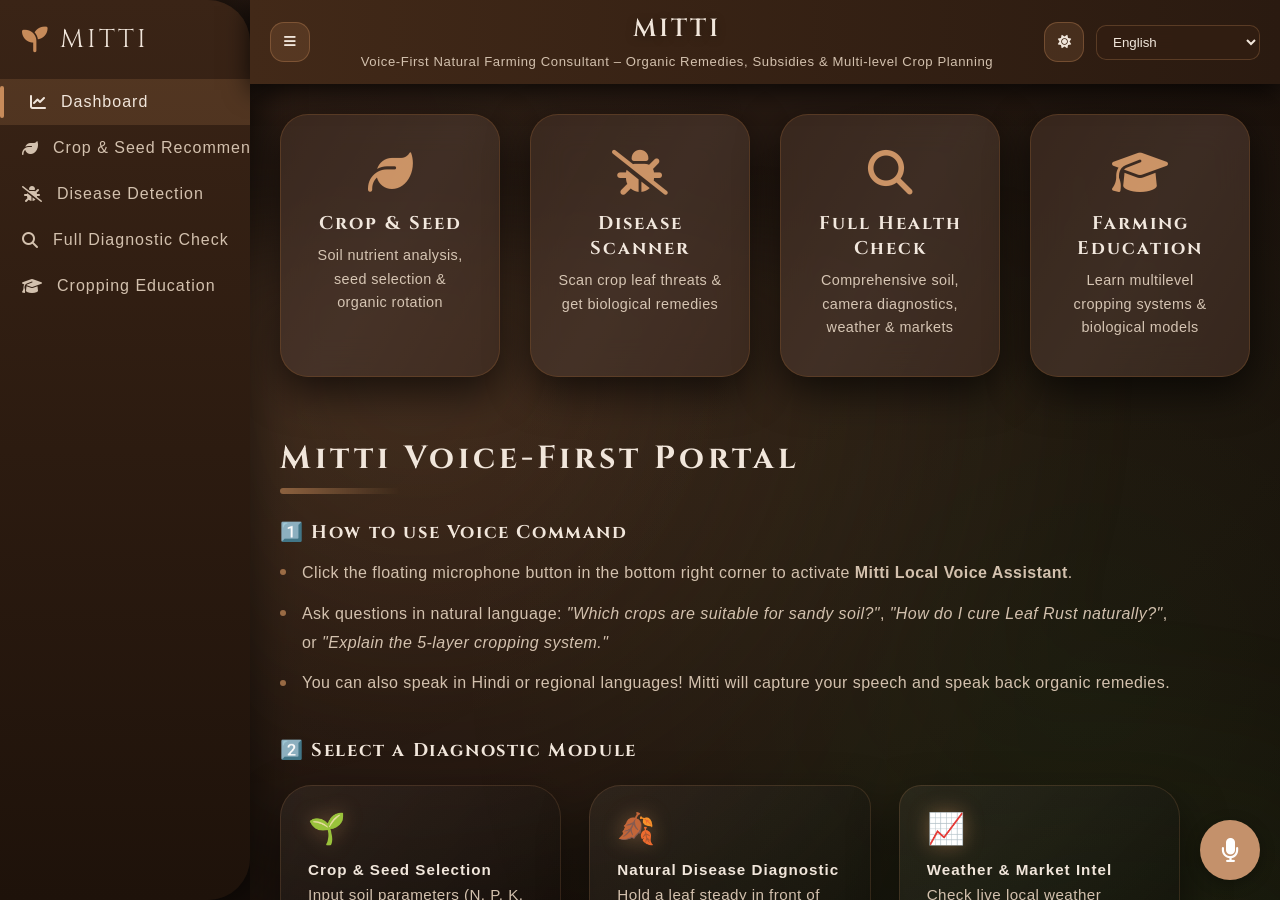
<file: index.html>
<!DOCTYPE html>
<html lang="en">

<head>
    <meta charset="UTF-8">
    <meta name="viewport" content="width=device-width, initial-scale=1.0">
    <title>MITTI – Natural Farming Consultant</title>
    <link href="https://fonts.googleapis.com/css2?family=Cinzel:wght@500;600;700&family=Inter:wght@400;500;600&display=swap" rel="stylesheet">
    <link rel="stylesheet" href="css/styles.css">
    <link rel="stylesheet" href="https://cdnjs.cloudflare.com/ajax/libs/font-awesome/6.4.0/css/all.min.css">
</head>

<body class="dark">

    <div class="app">

        <aside id="sidebar" class="sidebar">
            <div class="logo">
                <i class="fa-solid fa-seedling"></i>
                <span class="logo-text">MITTI</span>
            </div>

            <nav class="menu">
                <a href="index.html" class="menu-item active">
                    <i class="fa-solid fa-chart-line"></i>
                    <span>Dashboard</span>
                </a>
                <a href="crop_recommend.html" class="menu-item">
                    <i class="fa-solid fa-leaf"></i>
                    <span>Crop & Seed Recommend</span>
                </a>
                <a href="detect_disease.html" class="menu-item">
                    <i class="fa-solid fa-bug-slash"></i>
                    <span>Disease Detection</span>
                </a>
                <a href="full_check.html" class="menu-item">
                    <i class="fa-solid fa-magnifying-glass"></i>
                    <span>Full Diagnostic Check</span>
                </a>
                <a href="education.html" class="menu-item">
                    <i class="fa-solid fa-graduation-cap"></i>
                    <span>Cropping Education</span>
                </a>
            </nav>
        </aside>

        <div class="main">

            <header class="topbar">
                <div class="topbar-left">
                    <button class="menu-btn" onclick="toggleSidebar()">
                        <i class="fa-solid fa-bars"></i>
                    </button>
                </div>

                <div class="topbar-center">
                    <h1>MITTI</h1>
                    <span>Voice-First Natural Farming Consultant – Organic Remedies, Subsidies & Multi-level Crop Planning</span>
                </div>

                <div class="topbar-right">
                    <button class="icon-btn theme-toggle" onclick="toggleTheme()">
                        <i class="fa-solid fa-sun"></i>
                    </button>
                    
                    <select id="languageSelect" class="lang-select" onchange="changeLanguage()">
                        <option value="en">English</option>
                        <option value="hi">हिंदी (Hindi)</option>
                        <option value="te">తెలుగు (Telugu)</option>
                        <option value="ta">தமிழ் (Tamil)</option>
                        <option value="kn">ಕನ್ನಡ (Kannada)</option>
                    </select>
                </div>
            </header>

            <section class="content">
                <div class="dashboard-grid">

                    <a class="glass-card" href="crop_recommend.html">
                        <i class="fa-solid fa-leaf"></i>
                        <h3>Crop & Seed</h3>
                        <p>Soil nutrient analysis, seed selection & organic rotation</p>
                    </a>

                    <a class="glass-card" href="detect_disease.html">
                        <i class="fa-solid fa-bug-slash"></i>
                        <h3>Disease Scanner</h3>
                        <p>Scan crop leaf threats & get biological remedies</p>
                    </a>

                    <a class="glass-card" href="full_check.html">
                        <i class="fa-solid fa-magnifying-glass"></i>
                        <h3>Full Health Check</h3>
                        <p>Comprehensive soil, camera diagnostics, weather & markets</p>
                    </a>

                    <a class="glass-card" href="education.html">
                        <i class="fa-solid fa-graduation-cap"></i>
                        <h3>Farming Education</h3>
                        <p>Learn multilevel cropping systems & biological models</p>
                    </a>

                </div>

                <div class="getting-started">

                    <h2>Mitti Voice-First Portal</h2>

                    <div class="gs-section">
                        <h3>1️⃣ How to use Voice Command</h3>
                        <ul>
                            <li>Click the floating microphone button in the bottom right corner to activate <strong>Mitti Local Voice Assistant</strong>.</li>
                            <li>Ask questions in natural language: <em>"Which crops are suitable for sandy soil?"</em>, <em>"How do I cure Leaf Rust naturally?"</em>, or <em>"Explain the 5-layer cropping system."</em></li>
                            <li>You can also speak in Hindi or regional languages! Mitti will capture your speech and speak back organic remedies.</li>
                        </ul>
                    </div>

                    <div class="gs-section">
                        <h3>2️⃣ Select a Diagnostic Module</h3>
                        <div class="mode-list">
                            <div class="mode-item">
                                <span>🌱</span>
                                <p>
                                    <strong>Crop & Seed Selection</strong><br>
                                    Input soil parameters (N, P, K, pH) to find the most suitable primary crops and their multilevel companion plants.
                                </p>
                            </div>

                            <div class="mode-item">
                                <span>🍂</span>
                                <p>
                                    <strong>Natural Disease Diagnostic</strong><br>
                                    Hold a leaf steady in front of the camera. The scanner identifies mildew, blight, or spot and gives organic spray recipes.
                                </p>
                            </div>

                            <div class="mode-item">
                                <span>📈</span>
                                <p>
                                    <strong>Weather & Market Intel</strong><br>
                                    Check live local weather predictions, current organic market prices, and government finance subsidies for natural transition.
                                </p>
                            </div>

                            <div class="mode-item">
                                <span>📚</span>
                                <p>
                                    <strong>5-Layer Cropping Strategy</strong><br>
                                    Learn to arrange canopy trees, medium shrubs, ground cover, and root crops together to maximize yield and soil health naturally.
                                </p>
                            </div>
                        </div>
                    </div>

                    <div class="gs-note">
                        <strong>💡 Organic Advice:</strong> Transitioning from chemical farming requires building soil humus. Use mulch, cover crops, and organic bio-formulations like Jeevamrutha or neem-cake to fertilize the rhizosphere.
                    </div>

                </div>

            </section>

        </div>
    </div>

    <div class="mitti-chat-widget">
        <button class="chat-button" onclick="toggleChatWindow()" title="Talk to Mitti Assistant">
            <i class="fa-solid fa-microphone"></i>
        </button>
        <div class="chat-window" id="chatWindow">
            <div class="chat-header">
                <h4><span class="voice-status-indicator" id="voiceIndicator"></span>Mitti Voice Consultant</h4>
                <div style="display: flex; gap: 8px; align-items: center;">
                    <button class="icon-btn-chat" onclick="toggleSettingsWindow()" title="Gemini Settings"><i class="fa-solid fa-gear"></i></button>
                    <button class="close-btn" onclick="toggleChatWindow()"><i class="fa-solid fa-xmark"></i></button>
                </div>
            </div>
            <div class="chat-settings" id="chatSettings" style="display: none;">
                <h5>Gemini AI Settings</h5>
                <p>To enable the AI advisor, paste your free Gemini API Key. <a href="https://aistudio.google.com/" target="_blank" style="color: #c4916b; text-decoration: underline;">Get a free key here</a>.</p>
                <div style="display: flex; gap: 8px; margin-top: 4px;">
                    <input type="password" id="apiKeyInput" placeholder="Paste API Key..." style="flex: 1;">
                    <button onclick="saveApiKey()" style="padding: 6px 12px;">Save</button>
                </div>
            </div>
            <div class="chat-messages" id="chatMessages">
                <div class="message model">
                    Namaste! I am Mitti, your Natural Farming Advisor. Ask me anything about organic pest remedies, companion planting, weather, market prices, or subsidies. 
                    <br><br>
                    Click the mic below and try asking: 
                    <em>"What is PKVY subsidy?"</em> or 
                    <em>"Organic remedy for Leaf Spot"</em>.
                </div>
            </div>
            <div class="chat-input-area">
                <input type="text" id="chatInput" placeholder="Type or click the microphone to speak..." onkeydown="handleChatInput(event)">
                <button id="micBtn" onclick="toggleVoiceListening()" title="Start Voice Input">
                    <i class="fa-solid fa-microphone"></i>
                </button>
                <button onclick="sendChatMessage()" title="Send text"><i class="fa-solid fa-paper-plane"></i></button>
            </div>
        </div>
    </div>

    <script src="js/dashboard.js"></script>
</body>

</html>
</file>
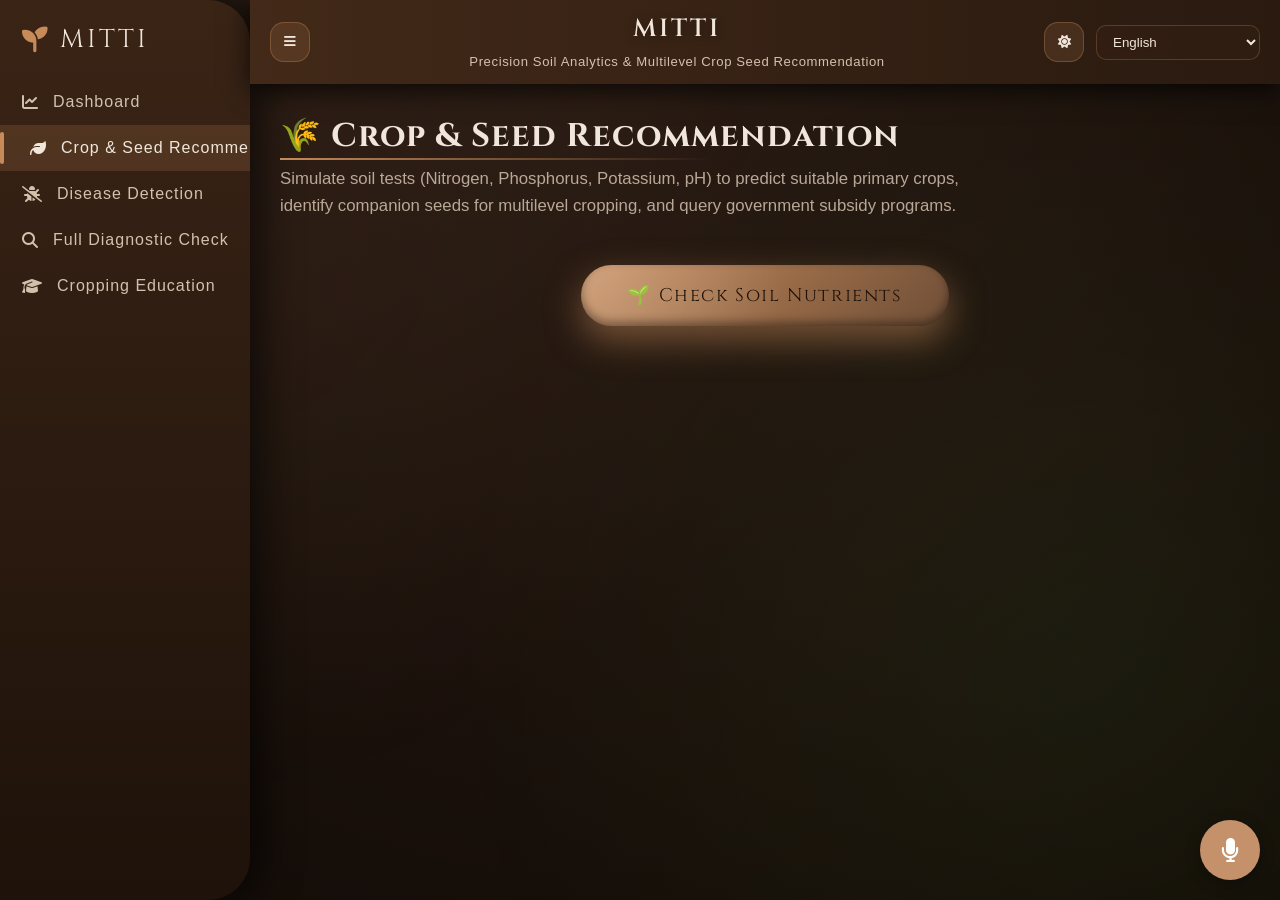
<file: crop_recommend.html>
<!DOCTYPE html>
<html lang="en">

<head>
    <meta charset="UTF-8">
    <meta name="viewport" content="width=device-width, initial-scale=1.0">
    <title>MITTI – Crop & Seed Selection</title>
    <link href="https://fonts.googleapis.com/css2?family=Cinzel:wght@500;600;700&family=Inter:wght@400;500;600&display=swap" rel="stylesheet">
    <link rel="stylesheet" href="css/styles.css">
    <link rel="stylesheet" href="css/recommend.css">
    <link rel="stylesheet" href="https://cdnjs.cloudflare.com/ajax/libs/font-awesome/6.4.0/css/all.min.css">
</head>

<body class="dark">

    <div class="app">

        <aside id="sidebar" class="sidebar">
            <div class="logo">
                <i class="fa-solid fa-seedling"></i>
                <span class="logo-text">MITTI</span>
            </div>

            <nav class="menu">
                <a href="index.html" class="menu-item">
                    <i class="fa-solid fa-chart-line"></i>
                    <span>Dashboard</span>
                </a>
                <a href="crop_recommend.html" class="menu-item active">
                    <i class="fa-solid fa-leaf"></i>
                    <span>Crop & Seed Recommend</span>
                </a>
                <a href="detect_disease.html" class="menu-item">
                    <i class="fa-solid fa-bug-slash"></i>
                    <span>Disease Detection</span>
                </a>
                <a href="full_check.html" class="menu-item">
                    <i class="fa-solid fa-magnifying-glass"></i>
                    <span>Full Diagnostic Check</span>
                </a>
                <a href="education.html" class="menu-item">
                    <i class="fa-solid fa-graduation-cap"></i>
                    <span>Cropping Education</span>
                </a>
            </nav>
        </aside>

        <div class="main">

            <header class="topbar">
                <div class="topbar-left">
                    <button class="menu-btn" onclick="toggleSidebar()">
                        <i class="fa-solid fa-bars"></i>
                    </button>
                </div>

                <div class="topbar-center">
                    <h1>MITTI</h1>
                    <span>Precision Soil Analytics & Multilevel Crop Seed Recommendation</span>
                </div>

                <div class="topbar-right">
                    <button class="icon-btn theme-toggle" onclick="toggleTheme()">
                        <i class="fa-solid fa-sun"></i>
                    </button>
                    
                    <select id="languageSelect" class="lang-select" onchange="changeLanguage()">
                        <option value="en">English</option>
                        <option value="hi">हिंदी (Hindi)</option>
                        <option value="te">తెలుగు (Telugu)</option>
                        <option value="ta">தமிழ் (Tamil)</option>
                        <option value="kn">ಕನ್ನಡ (Kannada)</option>
                    </select>
                </div>
            </header>

            <section class="content">

                <div class="crop-page">

                    <div class="page-header">
                        <h2>🌾 Crop & Seed Recommendation</h2>
                        <p>
                            Simulate soil tests (Nitrogen, Phosphorus, Potassium, pH) to predict suitable primary crops, 
                            identify companion seeds for multilevel cropping, and query government subsidy programs.
                        </p>
                    </div>

                    <div class="action-area">
                        <button id="checkSoilBtn" onclick="checkSoil()">
                            🌱 Check Soil Nutrients
                        </button>
                    </div>

                    <div id="loader" class="loader hidden">
                        <span></span>
                        <p>Poll NPK sensor and running suitability engine...</p>
                    </div>

                    <div id="resultArea" class="result-area hidden">

                        <div id="soilSummary" class="soil-summary">
                            <h3>🧪 Soil Parameter Analysis</h3>
                            
                            <div class="soil-grid">
                                <div class="soil-item">
                                    <span>N</span>
                                    <strong id="soilN">--</strong>
                                    <small>Nitrogen (mg/kg)</small>
                                </div>
                                <div class="soil-item">
                                    <span>P</span>
                                    <strong id="soilP">--</strong>
                                    <small>Phosphorus (mg/kg)</small>
                                </div>
                                <div class="soil-item">
                                    <span>K</span>
                                    <strong id="soilK">--</strong>
                                    <small>Potassium (mg/kg)</small>
                                </div>
                                <div class="soil-item">
                                    <span>pH</span>
                                    <strong id="soilPH">--</strong>
                                    <small>Soil Reaction</small>
                                </div>
                                <div class="soil-item">
                                    <span>🌡</span>
                                    <strong id="soilTemp">--</strong>
                                    <small>Temperature (°C)</small>
                                </div>
                                <div class="soil-item">
                                    <span>💧</span>
                                    <strong id="soilMoisture">--</strong>
                                    <small>Soil Humidity (%)</small>
                                </div>
                            </div>
                        </div>

                        <h3>Top Suitable Natural Cropping Systems</h3>
                        <p style="font-size:0.9rem; color:var(--text-soft); margin-top:-8px; margin-bottom:15px;">
                            Click on a row to reveal detailed seed selection & subsidy support.
                        </p>
                        
                        <table class="crop-table">
                            <thead>
                                <tr>
                                    <th>Primary Crop</th>
                                    <th>Soil Condition Suitability</th>
                                    <th>Cropping Scheme</th>
                                    <th>Confidence Level</th>
                                </tr>
                            </thead>
                            <tbody id="cropTableBody">
                            </tbody>
                        </table>

                        <div id="cropDetails" class="crop-details hidden">
                            <h3 id="detailTitle">Companion Crop Details</h3>
                            <ul id="detailList">
                            </ul>
                        </div>

                    </div>

                </div>

            </section>

        </div>
    </div>

    <div class="mitti-chat-widget">
        <button class="chat-button" onclick="toggleChatWindow()" title="Talk to Mitti Assistant">
            <i class="fa-solid fa-microphone"></i>
        </button>
        <div class="chat-window" id="chatWindow">
            <div class="chat-header">
                <h4><span class="voice-status-indicator" id="voiceIndicator"></span>Mitti Voice Consultant</h4>
                <div style="display: flex; gap: 8px; align-items: center;">
                    <button class="icon-btn-chat" onclick="toggleSettingsWindow()" title="Gemini Settings"><i class="fa-solid fa-gear"></i></button>
                    <button class="close-btn" onclick="toggleChatWindow()"><i class="fa-solid fa-xmark"></i></button>
                </div>
            </div>
            <div class="chat-settings" id="chatSettings" style="display: none;">
                <h5>Gemini AI Settings</h5>
                <p>To enable the AI advisor, paste your free Gemini API Key. <a href="https://aistudio.google.com/" target="_blank" style="color: #c4916b; text-decoration: underline;">Get a free key here</a>.</p>
                <div style="display: flex; gap: 8px; margin-top: 4px;">
                    <input type="password" id="apiKeyInput" placeholder="Paste API Key..." style="flex: 1;">
                    <button onclick="saveApiKey()" style="padding: 6px 12px;">Save</button>
                </div>
            </div>
            <div class="chat-messages" id="chatMessages">
                <div class="message model">
                    Ask me: <em>"What crops can I grow with maize?"</em> or <em>"Explain PM-Kisan subsidy"</em>.
                </div>
            </div>
            <div class="chat-input-area">
                <input type="text" id="chatInput" placeholder="Ask Mitti..." onkeydown="handleChatInput(event)">
                <button id="micBtn" onclick="toggleVoiceListening()" title="Start Voice Input">
                    <i class="fa-solid fa-microphone"></i>
                </button>
                <button onclick="sendChatMessage()"><i class="fa-solid fa-paper-plane"></i></button>
            </div>
        </div>
    </div>

    <script src="js/dashboard.js"></script>
</body>

</html>
</file>
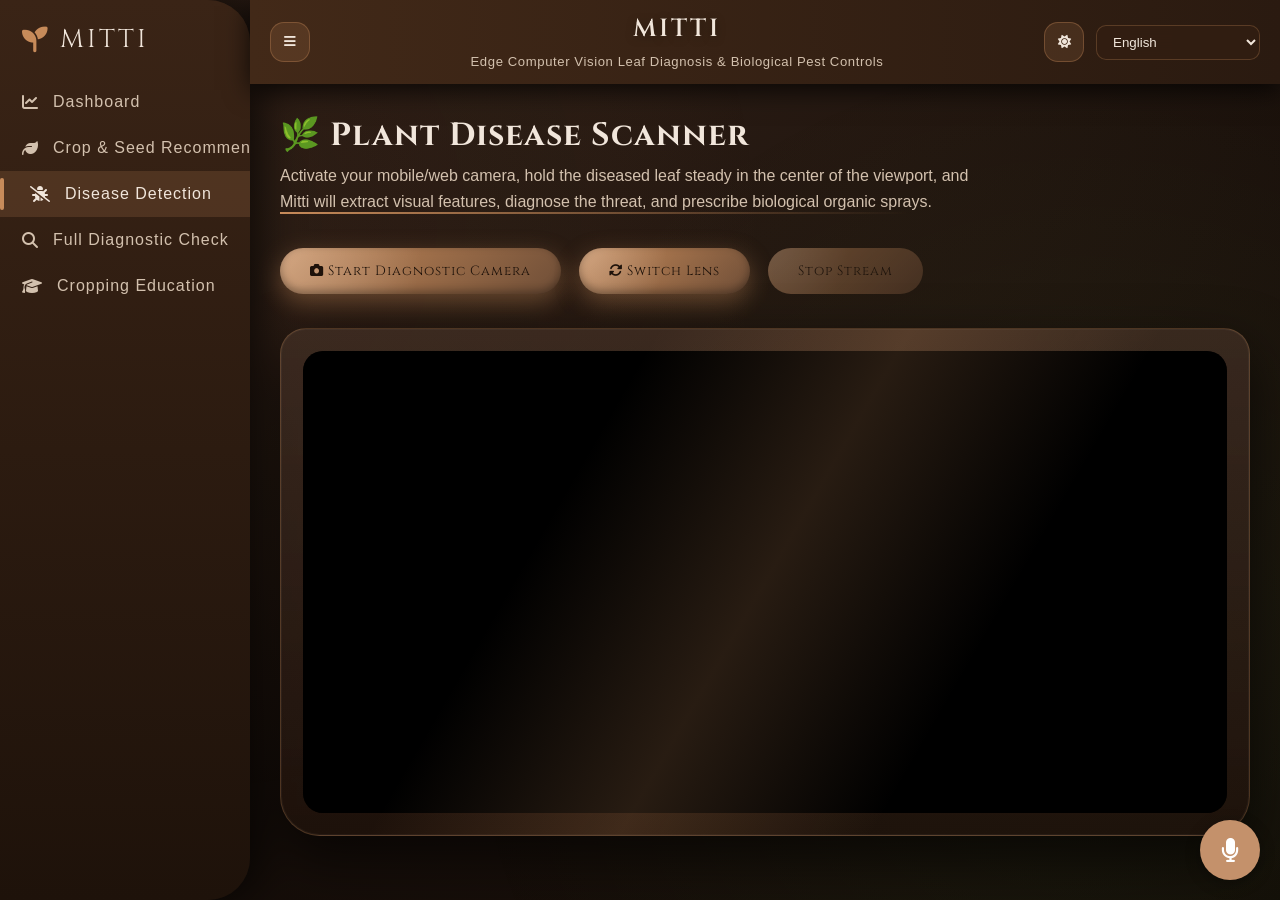
<file: detect_disease.html>
<!DOCTYPE html>
<html lang="en">

<head>
    <meta charset="UTF-8">
    <meta name="viewport" content="width=device-width, initial-scale=1.0">
    <title>MITTI – Disease Diagnostic Scanner</title>
    <link href="https://fonts.googleapis.com/css2?family=Cinzel:wght@500;600;700&family=Inter:wght@400;500;600&display=swap" rel="stylesheet">
    <link rel="stylesheet" href="css/styles.css">
    <link rel="stylesheet" href="css/disease.css">
    <link rel="stylesheet" href="https://cdnjs.cloudflare.com/ajax/libs/font-awesome/6.4.0/css/all.min.css">
</head>

<body class="dark">

    <div class="app">

        <aside id="sidebar" class="sidebar">
            <div class="logo">
                <i class="fa-solid fa-seedling"></i>
                <span class="logo-text">MITTI</span>
            </div>

            <nav class="menu">
                <a href="index.html" class="menu-item">
                    <i class="fa-solid fa-chart-line"></i>
                    <span>Dashboard</span>
                </a>
                <a href="crop_recommend.html" class="menu-item">
                    <i class="fa-solid fa-leaf"></i>
                    <span>Crop & Seed Recommend</span>
                </a>
                <a href="detect_disease.html" class="menu-item active">
                    <i class="fa-solid fa-bug-slash"></i>
                    <span>Disease Detection</span>
                </a>
                <a href="full_check.html" class="menu-item">
                    <i class="fa-solid fa-magnifying-glass"></i>
                    <span>Full Diagnostic Check</span>
                </a>
                <a href="education.html" class="menu-item">
                    <i class="fa-solid fa-graduation-cap"></i>
                    <span>Cropping Education</span>
                </a>
            </nav>
        </aside>

        <div class="main">

            <header class="topbar">
                <div class="topbar-left">
                    <button class="menu-btn" onclick="toggleSidebar()">
                        <i class="fa-solid fa-bars"></i>
                    </button>
                </div>

                <div class="topbar-center">
                    <h1>MITTI</h1>
                    <span>Edge Computer Vision Leaf Diagnosis & Biological Pest Controls</span>
                </div>

                <div class="topbar-right">
                    <button class="icon-btn theme-toggle" onclick="toggleTheme()">
                        <i class="fa-solid fa-sun"></i>
                    </button>
                    
                    <select id="languageSelect" class="lang-select" onchange="changeLanguage()">
                        <option value="en">English</option>
                        <option value="hi">हिंदी (Hindi)</option>
                        <option value="te">తెలుగు (Telugu)</option>
                        <option value="ta">தமிழ் (Tamil)</option>
                        <option value="kn">ಕನ್ನಡ (Kannada)</option>
                    </select>
                </div>
            </header>

            <section class="content">

                <div class="disease-page">

                    <div class="page-header">
                        <h2>🌿 Plant Disease Scanner</h2>
                        <p>
                            Activate your mobile/web camera, hold the diseased leaf steady in the center of the viewport, 
                            and Mitti will extract visual features, diagnose the threat, and prescribe biological organic sprays.
                        </p>
                    </div>

                    <div class="action-area">
                        <button id="startCamBtn" onclick="startCamera()">
                            <i class="fa-solid fa-camera"></i> Start Diagnostic Camera
                        </button>
                        
                        <button id="switchCamBtn" onclick="switchCamera()">
                            <i class="fa-solid fa-rotate"></i> Switch Lens
                        </button>
                        
                        <button id="stopCamBtn" onclick="stopCamera()" disabled>
                            Stop Stream
                        </button>
                    </div>

                    <div class="camera-box" id="cameraBox">
                        <video id="video" autoplay playsinline></video>
                        <canvas id="canvas" class="hidden"></canvas>
                    </div>

                    <div id="diseaseResult" class="result-box hidden">
                        <h3>Diagnosis & Treatment Report</h3>
                        <div id="resultText">Running crop health scan…</div>
                    </div>

                </div>

            </section>

        </div>
    </div>

    <div class="mitti-chat-widget">
        <button class="chat-button" onclick="toggleChatWindow()" title="Talk to Mitti Assistant">
            <i class="fa-solid fa-microphone"></i>
        </button>
        <div class="chat-window" id="chatWindow">
            <div class="chat-header">
                <h4><span class="voice-status-indicator" id="voiceIndicator"></span>Mitti Voice Consultant</h4>
                <div style="display: flex; gap: 8px; align-items: center;">
                    <button class="icon-btn-chat" onclick="toggleSettingsWindow()" title="Gemini Settings"><i class="fa-solid fa-gear"></i></button>
                    <button class="close-btn" onclick="toggleChatWindow()"><i class="fa-solid fa-xmark"></i></button>
                </div>
            </div>
            <div class="chat-settings" id="chatSettings" style="display: none;">
                <h5>Gemini AI Settings</h5>
                <p>To enable the AI advisor, paste your free Gemini API Key. <a href="https://aistudio.google.com/" target="_blank" style="color: #c4916b; text-decoration: underline;">Get a free key here</a>.</p>
                <div style="display: flex; gap: 8px; margin-top: 4px;">
                    <input type="password" id="apiKeyInput" placeholder="Paste API Key..." style="flex: 1;">
                    <button onclick="saveApiKey()" style="padding: 6px 12px;">Save</button>
                </div>
            </div>
            <div class="chat-messages" id="chatMessages">
                <div class="message model">
                    Ask me: <em>"How do I treat Powdery Mildew?"</em> or <em>"Remedy for Early Blight"</em>.
                </div>
            </div>
            <div class="chat-input-area">
                <input type="text" id="chatInput" placeholder="Ask Mitti..." onkeydown="handleChatInput(event)">
                <button id="micBtn" onclick="toggleVoiceListening()" title="Start Voice Input">
                    <i class="fa-solid fa-microphone"></i>
                </button>
                <button onclick="sendChatMessage()"><i class="fa-solid fa-paper-plane"></i></button>
            </div>
        </div>
    </div>

    <script src="js/dashboard.js"></script>
    <script src="js/disease.js"></script>
</body>

</html>
</file>
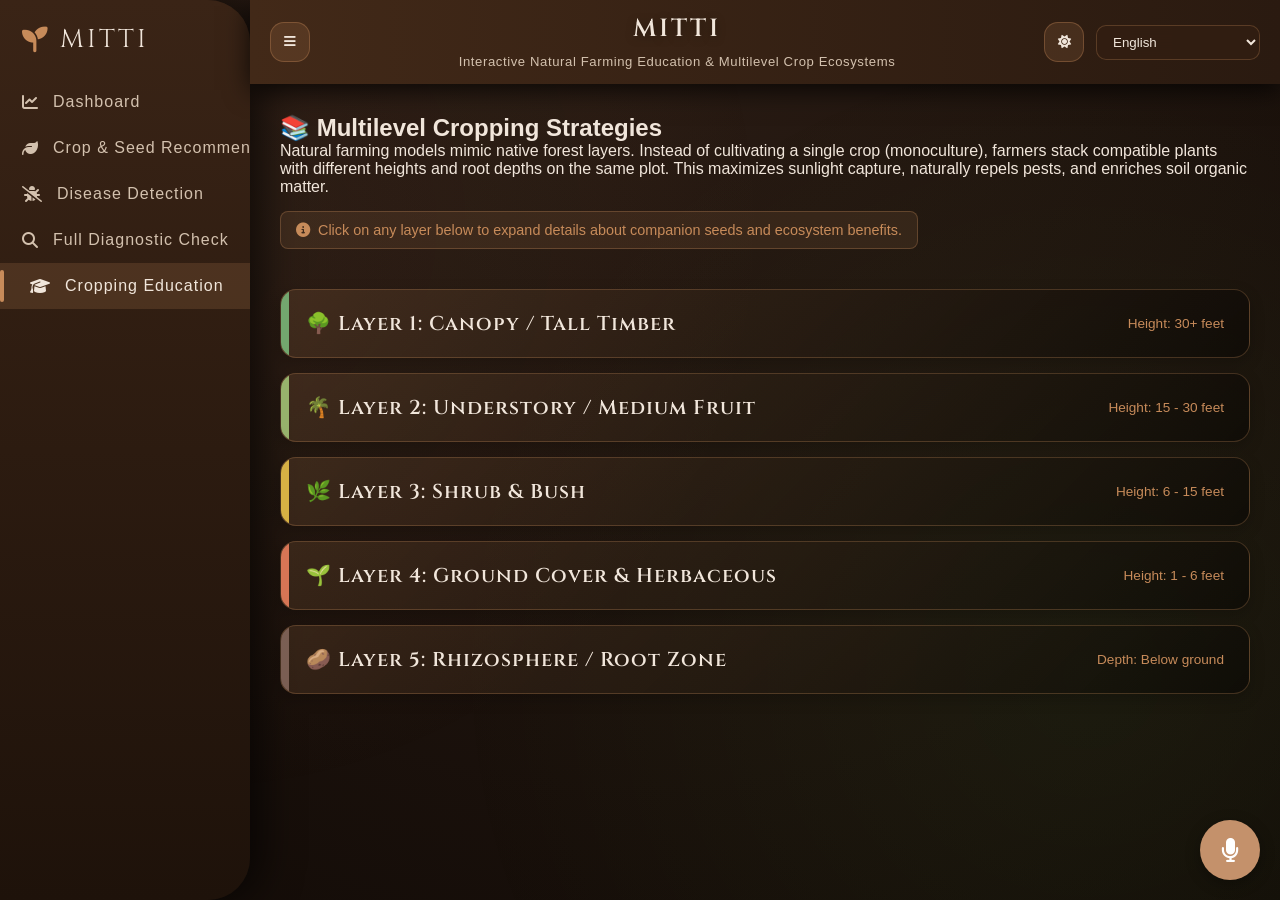
<file: education.html>
<!DOCTYPE html>
<html lang="en">

<head>
    <meta charset="UTF-8">
    <meta name="viewport" content="width=device-width, initial-scale=1.0">
    <title>MITTI – Multilevel Cropping Education</title>
    <link href="https://fonts.googleapis.com/css2?family=Cinzel:wght@600;700&family=Inter:wght@400;500;600&display=swap" rel="stylesheet">
    <link rel="stylesheet" href="css/styles.css">
    <style>
        .edu-container {
            max-width: 1000px;
            margin: auto;
        }
        
        .layer-stack {
            display: flex;
            flex-direction: column;
            gap: 15px;
            margin-top: 40px;
        }
        
        .layer-bar {
            background: linear-gradient(135deg, rgba(199, 139, 90, 0.15), rgba(0,0,0,0.4));
            border: 1px solid var(--card-border);
            border-radius: 16px;
            padding: 20px 25px;
            cursor: pointer;
            transition: all 0.3s ease;
            position: relative;
            overflow: hidden;
            box-shadow: 0 5px 15px rgba(0,0,0,0.2);
        }
        
        .layer-bar:hover {
            transform: scale(1.02) translateX(10px);
            background: linear-gradient(135deg, rgba(199, 139, 90, 0.3), rgba(199, 139, 90, 0.1));
            box-shadow: 0 8px 25px rgba(199, 139, 90, 0.3);
        }
        
        .layer-bar::before {
            content: "";
            position: absolute;
            left: 0;
            top: 0;
            bottom: 0;
            width: 8px;
            background: var(--accent);
            opacity: 0.8;
        }
        
        #layer1::before { background: #81C784; }
        #layer2::before { background: #AED581; }
        #layer3::before { background: #FFD54F; }
        #layer4::before { background: #FF8A65; }
        #layer5::before { background: #8D6E63; }
        
        .layer-header {
            display: flex;
            justify-content: space-between;
            align-items: center;
        }
        
        .layer-title {
            font-family: var(--heading-font);
            font-size: 1.25rem;
            font-weight: 600;
            letter-spacing: 1px;
            color: var(--text-main);
        }
        
        .layer-height {
            font-size: 0.85rem;
            color: var(--accent);
            font-weight: 500;
        }
        
        .layer-body {
            margin-top: 12px;
            font-size: 0.95rem;
            color: var(--text-soft);
            line-height: 1.6;
            display: none;
            animation: fadeIn 0.4s ease forwards;
        }
        
        @keyframes fadeIn {
            from { opacity: 0; transform: translateY(-5px); }
            to { opacity: 1; transform: translateY(0); }
        }
        
        .layer-bar.active .layer-body {
            display: block;
        }
        
        .edu-intro {
            margin-bottom: 30px;
        }
        
        .interactive-tag {
            background: rgba(199, 139, 90, 0.12);
            color: var(--accent);
            border: 1px solid rgba(199, 139, 90, 0.3);
            border-radius: 8px;
            padding: 10px 15px;
            margin-top: 15px;
            font-size: 0.9rem;
            display: inline-flex;
            align-items: center;
            gap: 8px;
        }
    </style>
    <link rel="stylesheet" href="https://cdnjs.cloudflare.com/ajax/libs/font-awesome/6.4.0/css/all.min.css">
</head>

<body class="dark">

    <div class="app">

        <aside id="sidebar" class="sidebar">
            <div class="logo">
                <i class="fa-solid fa-seedling"></i>
                <span class="logo-text">MITTI</span>
            </div>

            <nav class="menu">
                <a href="index.html" class="menu-item">
                    <i class="fa-solid fa-chart-line"></i>
                    <span>Dashboard</span>
                </a>
                <a href="crop_recommend.html" class="menu-item">
                    <i class="fa-solid fa-leaf"></i>
                    <span>Crop & Seed Recommend</span>
                </a>
                <a href="detect_disease.html" class="menu-item">
                    <i class="fa-solid fa-bug-slash"></i>
                    <span>Disease Detection</span>
                </a>
                <a href="full_check.html" class="menu-item">
                    <i class="fa-solid fa-magnifying-glass"></i>
                    <span>Full Diagnostic Check</span>
                </a>
                <a href="education.html" class="menu-item active">
                    <i class="fa-solid fa-graduation-cap"></i>
                    <span>Cropping Education</span>
                </a>
            </nav>
        </aside>

        <div class="main">

            <header class="topbar">
                <div class="topbar-left">
                    <button class="menu-btn" onclick="toggleSidebar()">
                        <i class="fa-solid fa-bars"></i>
                    </button>
                </div>

                <div class="topbar-center">
                    <h1>MITTI</h1>
                    <span>Interactive Natural Farming Education & Multilevel Crop Ecosystems</span>
                </div>

                <div class="topbar-right">
                    <button class="icon-btn theme-toggle" onclick="toggleTheme()">
                        <i class="fa-solid fa-sun"></i>
                    </button>
                    
                    <select id="languageSelect" class="lang-select" onchange="changeLanguage()">
                        <option value="en">English</option>
                        <option value="hi">हिंदी (Hindi)</option>
                        <option value="te">తెలుగు (Telugu)</option>
                        <option value="ta">தமிழ் (Tamil)</option>
                        <option value="kn">ಕನ್ನಡ (Kannada)</option>
                    </select>
                </div>
            </header>

            <section class="content">

                <div class="edu-container">
                    
                    <div class="page-header edu-intro">
                        <h2>📚 Multilevel Cropping Strategies</h2>
                        <p>
                            Natural farming models mimic native forest layers. Instead of cultivating a single crop (monoculture), 
                            farmers stack compatible plants with different heights and root depths on the same plot. This 
                            maximizes sunlight capture, naturally repels pests, and enriches soil organic matter.
                        </p>
                        <div class="interactive-tag">
                            <i class="fa-solid fa-circle-info"></i>
                            <span>Click on any layer below to expand details about companion seeds and ecosystem benefits.</span>
                        </div>
                    </div>

                    <div class="layer-stack">
                        
                        <div class="layer-bar" id="layer1" onclick="toggleLayer(this)">
                            <div class="layer-header">
                                <div class="layer-title">🌳 Layer 1: Canopy / Tall Timber</div>
                                <div class="layer-height">Height: 30+ feet</div>
                            </div>
                            <div class="layer-body">
                                <strong>Representative Crops:</strong> Coconut, Arecanut, Teak, Neem, Tamarind.
                                <br><br>
                                <strong>Ecological Function:</strong> Acts as the top shield. Captures intense direct sunlight, protects smaller crops from heavy wind and rain damage, and anchors the deep water table. Neem trees also act as natural pest repellents for the entire field.
                                <br><br>
                                <strong>Root System:</strong> Deep anchor roots that extract moisture from deep soil layers, leaving upper soil nutrients for shallower crops.
                            </div>
                        </div>

                        <div class="layer-bar" id="layer2" onclick="toggleLayer(this)">
                            <div class="layer-header">
                                <div class="layer-title">🌴 Layer 2: Understory / Medium Fruit</div>
                                <div class="layer-height">Height: 15 - 30 feet</div>
                            </div>
                            <div class="layer-body">
                                <strong>Representative Crops:</strong> Banana, Papaya, Mango, Moringa, Citrus.
                                <br><br>
                                <strong>Ecological Function:</strong> Thrives in filtered sunlight. Banana plants store vast quantities of water in their pseudostems, cooling the microclimate. Moringa leaves decompose into high-nitrogen organic mulch.
                                <br><br>
                                <strong>Root System:</strong> Lateral branching roots in the mid-soil layers.
                            </div>
                        </div>

                        <div class="layer-bar" id="layer3" onclick="toggleLayer(this)">
                            <div class="layer-header">
                                <div class="layer-title">🌿 Layer 3: Shrub & Bush</div>
                                <div class="layer-height">Height: 6 - 15 feet</div>
                            </div>
                            <div class="layer-body">
                                <strong>Representative Crops:</strong> Coffee, Cocoa, Black Pepper (climber on arecanut), Lemon, Curry Leaves.
                                <br><br>
                                <strong>Ecological Function:</strong> Partial shade-loving crops. They populate the middle air space. Black pepper vines use the trunks of canopy trees (Arecanut/Coconut) as supports, saving space.
                                <br><br>
                                <strong>Root System:</strong> Medium density fibrous roots.
                            </div>
                        </div>

                        <div class="layer-bar" id="layer4" onclick="toggleLayer(this)">
                            <div class="layer-header">
                                <div class="layer-title">🌱 Layer 4: Ground Cover & Herbaceous</div>
                                <div class="layer-height">Height: 1 - 6 feet</div>
                            </div>
                            <div class="layer-body">
                                <strong>Representative Crops:</strong> Chili, Cowpea (legume), Maize, Marigold, Beans, Leafy Greens.
                                <br><br>
                                <strong>Ecological Function:</strong> Cover crops protect the soil from direct baking by the sun, reducing water evaporation by 60%. Legumes (cowpea, beans) fix atmospheric nitrogen into the soil. Marigolds act as trap crops, attracting pests away from cash crops.
                                <br><br>
                                <strong>Root System:</strong> Shallow fibrous root networks.
                            </div>
                        </div>

                        <div class="layer-bar" id="layer5" onclick="toggleLayer(this)">
                            <div class="layer-header">
                                <div class="layer-title">🥔 Layer 5: Rhizosphere / Root Zone</div>
                                <div class="layer-height">Depth: Below ground</div>
                            </div>
                            <div class="layer-body">
                                <strong>Representative Crops:</strong> Turmeric, Ginger, Sweet Potato, Cassava, Garlic.
                                <br><br>
                                <strong>Ecological Function:</strong> Underground storage rhizomes. They loosen soil density naturally. Garlic acts as a soil-borne fungicide and nematocide. Turmeric and ginger have high market value and require dark, moist soil under the canopy shade.
                                <br><br>
                                <strong>Root System:</strong> Dense storage tubers feeding off the rich upper humus layer.
                            </div>
                        </div>

                    </div>

                </div>

            </section>
        </div>
    </div>

    <div class="mitti-chat-widget">
        <button class="chat-button" onclick="toggleChatWindow()" title="Talk to Mitti Assistant">
            <i class="fa-solid fa-microphone"></i>
        </button>
        <div class="chat-window" id="chatWindow">
            <div class="chat-header">
                <h4><span class="voice-status-indicator" id="voiceIndicator"></span>Mitti Voice Consultant</h4>
                <div style="display: flex; gap: 8px; align-items: center;">
                    <button class="icon-btn-chat" onclick="toggleSettingsWindow()" title="Gemini Settings"><i class="fa-solid fa-gear"></i></button>
                    <button class="close-btn" onclick="toggleChatWindow()"><i class="fa-solid fa-xmark"></i></button>
                </div>
            </div>
            <div class="chat-settings" id="chatSettings" style="display: none;">
                <h5>Gemini AI Settings</h5>
                <p>To enable the AI advisor, paste your free Gemini API Key. <a href="https://aistudio.google.com/" target="_blank" style="color: #c4916b; text-decoration: underline;">Get a free key here</a>.</p>
                <div style="display: flex; gap: 8px; margin-top: 4px;">
                    <input type="password" id="apiKeyInput" placeholder="Paste API Key..." style="flex: 1;">
                    <button onclick="saveApiKey()" style="padding: 6px 12px;">Save</button>
                </div>
            </div>
            <div class="chat-messages" id="chatMessages">
                <div class="message model">
                    Ask me: <em>"Explain layer 5"</em> or <em>"Explain the canopy layer"</em>.
                </div>
            </div>
            <div class="chat-input-area">
                <input type="text" id="chatInput" placeholder="Ask Mitti..." onkeydown="handleChatInput(event)">
                <button id="micBtn" onclick="toggleVoiceListening()" title="Start Voice Input">
                    <i class="fa-solid fa-microphone"></i>
                </button>
                <button onclick="sendChatMessage()"><i class="fa-solid fa-paper-plane"></i></button>
            </div>
        </div>
    </div>

    <script src="js/dashboard.js"></script>
    <script>
        function toggleLayer(element) {
            const isActive = element.classList.contains('active');
            
            document.querySelectorAll('.layer-bar').forEach(bar => {
                bar.classList.remove('active');
            });
            
            if (!isActive) {
                element.classList.add('active');
            }
        }
    </script>
</body>

</html>
</file>
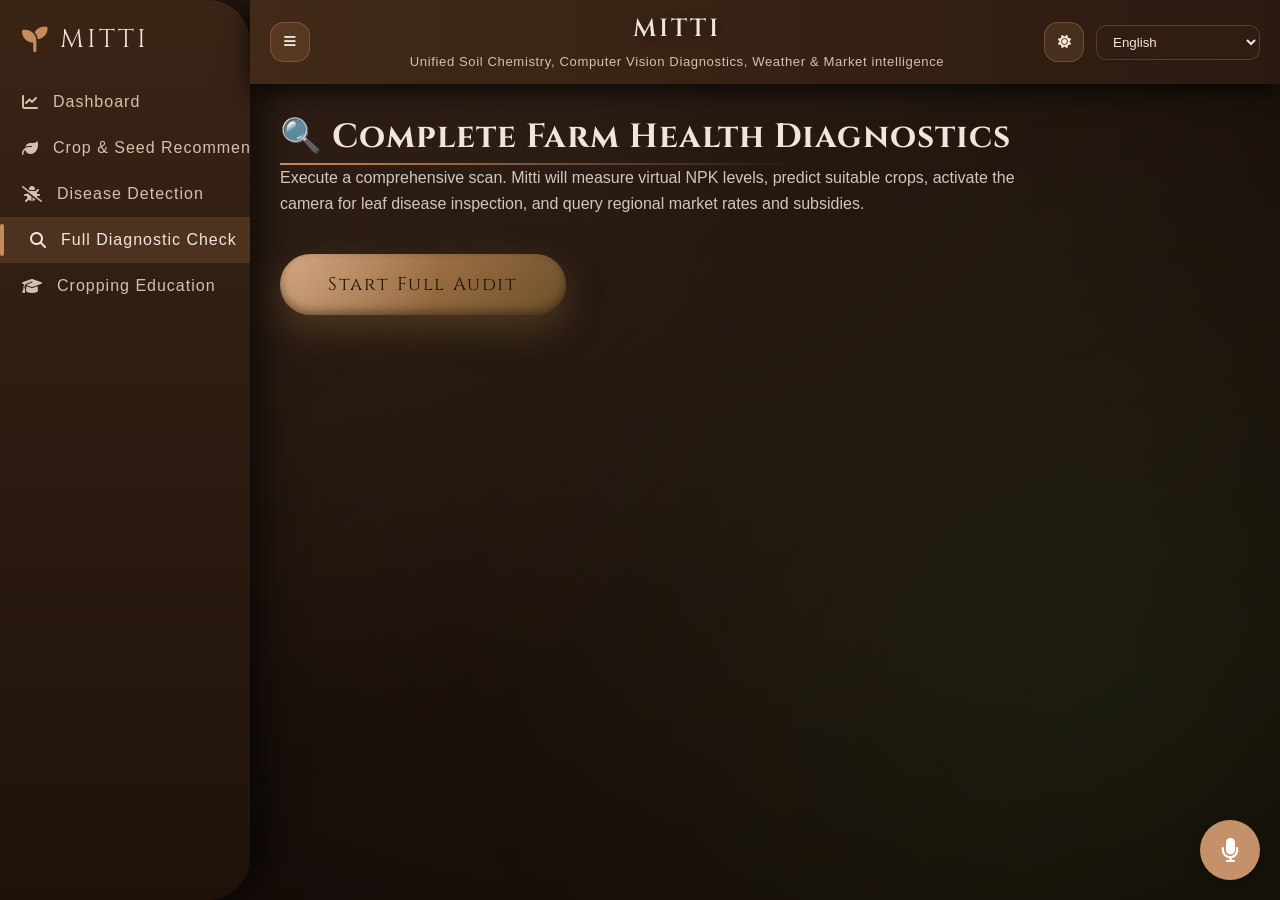
<file: full_check.html>
<!DOCTYPE html>
<html lang="en">

<head>
    <meta charset="UTF-8">
    <meta name="viewport" content="width=device-width, initial-scale=1.0">
    <title>MITTI – Full Diagnostic Check</title>
    <link href="https://fonts.googleapis.com/css2?family=Cinzel:wght@600;700&family=Inter:wght@400;500;600&display=swap" rel="stylesheet">
    <link rel="stylesheet" href="css/styles.css">
    <link rel="stylesheet" href="css/full_check.css">
    <link rel="stylesheet" href="https://cdnjs.cloudflare.com/ajax/libs/font-awesome/6.4.0/css/all.min.css">
</head>

<body class="dark">

    <div class="app">

        <aside id="sidebar" class="sidebar">
            <div class="logo">
                <i class="fa-solid fa-seedling"></i>
                <span class="logo-text">MITTI</span>
            </div>

            <nav class="menu">
                <a href="index.html" class="menu-item">
                    <i class="fa-solid fa-chart-line"></i>
                    <span>Dashboard</span>
                </a>
                <a href="crop_recommend.html" class="menu-item">
                    <i class="fa-solid fa-leaf"></i>
                    <span>Crop & Seed Recommend</span>
                </a>
                <a href="detect_disease.html" class="menu-item">
                    <i class="fa-solid fa-bug-slash"></i>
                    <span>Disease Detection</span>
                </a>
                <a href="full_check.html" class="menu-item active">
                    <i class="fa-solid fa-magnifying-glass"></i>
                    <span>Full Diagnostic Check</span>
                </a>
                <a href="education.html" class="menu-item">
                    <i class="fa-solid fa-graduation-cap"></i>
                    <span>Cropping Education</span>
                </a>
            </nav>
        </aside>

        <div class="main">

            <header class="topbar">
                <div class="topbar-left">
                    <button class="menu-btn" onclick="toggleSidebar()">
                        <i class="fa-solid fa-bars"></i>
                    </button>
                </div>

                <div class="topbar-center">
                    <h1>MITTI</h1>
                    <span>Unified Soil Chemistry, Computer Vision Diagnostics, Weather & Market intelligence</span>
                </div>

                <div class="topbar-right">
                    <button class="icon-btn theme-toggle" onclick="toggleTheme()">
                        <i class="fa-solid fa-sun"></i>
                    </button>
                    
                    <select id="languageSelect" class="lang-select" onchange="changeLanguage()">
                        <option value="en">English</option>
                        <option value="hi">हिंदी (Hindi)</option>
                        <option value="te">తెలుగు (Telugu)</option>
                        <option value="ta">தமிழ் (Tamil)</option>
                        <option value="kn">ಕನ್ನಡ (Kannada)</option>
                    </select>
                </div>
            </header>

            <section class="content">

                <div class="crop-page">

                    <div class="page-header">
                        <h2>🔍 Complete Farm Health Diagnostics</h2>
                        <p>
                            Execute a comprehensive scan. Mitti will measure virtual NPK levels, predict suitable crops, 
                            activate the camera for leaf disease inspection, and query regional market rates and subsidies.
                        </p>
                    </div>

                    <div class="action-area">
                        <button id="startFullCheckBtn" onclick="startFullCheck()">
                            Start Full Audit
                        </button>
                    </div>

                    <div id="fullLoader" class="loader hidden">
                        <span></span>
                        <p id="loaderText">Polling sensors and analyzing conditions...</p>
                    </div>

                    <div id="fullResult" class="result-area hidden">

                        <h3>Recommended Primary Cropping</h3>
                        <table class="crop-table">
                            <thead>
                                <tr>
                                    <th>Primary Crop</th>
                                    <th>Companion Scheme Rating</th>
                                </tr>
                            </thead>
                            <tbody id="fullCropTable">
                            </tbody>
                        </table>

                        <div id="fullCropDetails" class="crop-details hidden">
                            <h3 id="fullDetailTitle">Cropping Scheme Soil Guidance</h3>
                            <ul id="fullDetailList">
                            </ul>
                        </div>

                        <div class="crop-details" style="margin-top: 30px;">
                            <h3>Crop Pathology Diagnosis</h3>
                            <div id="diseaseStatus" class="healthy" style="padding: 10px 0; font-weight: 500;">
                                Awaiting camera alignment…
                            </div>

                            <div style="margin-top: 20px;">
                                <h3>Leaf Diagnostic Camera Feed</h3>
                                <video id="video" autoplay playsinline muted style="width: 100%; border-radius: 16px; margin-top: 10px;"></video>
                                <canvas id="canvas" class="hidden"></canvas>
                                <p id="cameraStatus" style="margin-top:10px; font-size:0.85rem; opacity:0.8;">
                                    Camera initializing…
                                </p>
                            </div>
                        </div>

                        <div class="intel-grid">
                            
                            <div class="intel-card">
                                <h4><i class="fa-solid fa-cloud-sun"></i> Weather Intelligence</h4>
                                <p id="weatherSummary">Loading regional climate data...</p>
                                <div class="weather-forecast" id="weatherForecast">
                                </div>
                            </div>

                            <div class="intel-card">
                                <h4><i class="fa-solid fa-sack-dollar"></i> Organic Crop Market Rates</h4>
                                <div id="marketPrices">
                                </div>
                            </div>

                            <div class="intel-card">
                                <h4><i class="fa-solid fa-piggy-bank"></i> Government Subsidies</h4>
                                <div id="subsidiesList">
                                </div>
                            </div>

                        </div>

                    </div>

                </div>

            </section>
        </div>
    </div>

    <div class="mitti-chat-widget">
        <button class="chat-button" onclick="toggleChatWindow()" title="Talk to Mitti Assistant">
            <i class="fa-solid fa-microphone"></i>
        </button>
        <div class="chat-window" id="chatWindow">
            <div class="chat-header">
                <h4><span class="voice-status-indicator" id="voiceIndicator"></span>Mitti Voice Consultant</h4>
                <div style="display: flex; gap: 8px; align-items: center;">
                    <button class="icon-btn-chat" onclick="toggleSettingsWindow()" title="Gemini Settings"><i class="fa-solid fa-gear"></i></button>
                    <button class="close-btn" onclick="toggleChatWindow()"><i class="fa-solid fa-xmark"></i></button>
                </div>
            </div>
            <div class="chat-settings" id="chatSettings" style="display: none;">
                <h5>Gemini AI Settings</h5>
                <p>To enable the AI advisor, paste your free Gemini API Key. <a href="https://aistudio.google.com/" target="_blank" style="color: #c4916b; text-decoration: underline;">Get a free key here</a>.</p>
                <div style="display: flex; gap: 8px; margin-top: 4px;">
                    <input type="password" id="apiKeyInput" placeholder="Paste API Key..." style="flex: 1;">
                    <button onclick="saveApiKey()" style="padding: 6px 12px;">Save</button>
                </div>
            </div>
            <div class="chat-messages" id="chatMessages">
                <div class="message model">
                    Ask me: <em>"What is the price of organic rice?"</em> or <em>"Is it going to rain?"</em>.
                </div>
            </div>
            <div class="chat-input-area">
                <input type="text" id="chatInput" placeholder="Ask Mitti..." onkeydown="handleChatInput(event)">
                <button id="micBtn" onclick="toggleVoiceListening()" title="Start Voice Input">
                    <i class="fa-solid fa-microphone"></i>
                </button>
                <button onclick="sendChatMessage()"><i class="fa-solid fa-paper-plane"></i></button>
            </div>
        </div>
    </div>

    <script src="js/dashboard.js"></script>
    <script src="js/full_check.js"></script>
</body>

</html>
</file>
<file: css/styles.css>
:root {
    --heading-font: 'Cinzel', serif;
    --body-font: 'Segoe UI', sans-serif;
}

* {
    font-family: var(--body-font);
    margin: 0;
    padding: 0;
    box-sizing: border-box;
}

body {
    -webkit-font-smoothing: antialiased;
    -moz-osx-font-smoothing: grayscale;
}

body.light {
    --bg-main: radial-gradient(circle at top, #f6efe8, #e6d8c8);
    --bg-sidebar: linear-gradient(180deg, #8b6b4f, #6f543f);
    --bg-topbar: linear-gradient(90deg, #9a7758, #7b5a3c);
    --text-main: #2f1f14;
    --text-soft: #4a3626;
    --accent: #a66a3f;
    --card-bg: rgba(255, 245, 235, 0.78);
    --card-border: rgba(0, 0, 0, 0.12);
}

body.dark {
    --bg-main: radial-gradient(circle at top, #2a1c14, #120b07);
    --bg-sidebar: linear-gradient(180deg, #3a2416, #1e120a);
    --bg-topbar: linear-gradient(90deg, #422918, #2a1a10);
    --text-main: #f1e6db;
    --text-soft: #d3c1ae;
    --accent: #c78b5a;
    --card-bg: rgba(50, 30, 18, 0.72);
    --card-border: rgba(199, 139, 90, 0.28);
}

body {
    background: var(--bg-main);
    color: var(--text-main);
    height: 100vh;
    overflow: hidden;
}

body::before {
    content: "";
    position: fixed;
    inset: 0;
    background:
        radial-gradient(circle at 15% 25%, rgba(199,139,90,0.08), transparent 45%),
        radial-gradient(circle at 85% 75%, rgba(124,255,107,0.05), transparent 50%);
    animation: soilPulse 18s ease-in-out infinite alternate;
    pointer-events: none;
    z-index: 0;
}

@keyframes soilPulse {
    from { transform: scale(1); opacity: 0.6; }
    to   { transform: scale(1.14); opacity: 0.9; }
}

.app {
    display: flex;
    height: 100vh;
    position: relative;
    z-index: 1;
}

.sidebar {
    width: 250px;
    background: var(--bg-sidebar);
    transition: width 0.3s ease;
    overflow: hidden;
    border-top-right-radius: 42px;
    border-bottom-right-radius: 42px;
    box-shadow: 10px 0 40px rgba(0,0,0,0.65);
}

.sidebar.collapsed {
    width: 70px;
}

.logo {
    display: flex;
    align-items: center;
    gap: 12px;
    padding: 22px;
    font-size: 1.6rem;
}

.logo-text {
    font-family: var(--heading-font);
    letter-spacing: 3px;
}

.logo i {
    color: var(--accent);
}

.sidebar.collapsed .logo-text {
    display: none;
}

.menu {
    display: flex;
    flex-direction: column;
}

.menu-item {
    display: flex;
    align-items: center;
    gap: 15px;
    padding: 14px 22px;
    color: var(--text-soft);
    text-decoration: none;
    transition: all 0.3s ease;
    position: relative;
}

.menu-item span {
    letter-spacing: 1px;
    font-weight: 500;
    white-space: nowrap;
}

.sidebar.collapsed .menu-item span {
    display: none;
}

.menu-item:hover, .menu-item.active {
    background: rgba(199, 139, 90, 0.18);
    padding-left: 30px;
    color: var(--text-main);
}

.sidebar.collapsed .menu-item:hover, .sidebar.collapsed .menu-item.active {
    padding-left: 22px;
}

.menu-item::before {
    content: "";
    position: absolute;
    left: 0;
    top: 50%;
    width: 4px;
    height: 0;
    background: var(--accent);
    border-radius: 4px;
    transition: height 0.3s ease, top 0.3s ease;
}

.menu-item:hover::before, .menu-item.active::before {
    height: 70%;
    top: 15%;
}

.main {
    flex: 1;
    display: flex;
    flex-direction: column;
    animation: fadeSlideIn 0.8s ease-out;
}

@keyframes fadeSlideIn {
    from { opacity: 0; transform: translateY(18px); }
    to   { opacity: 1; transform: translateY(0); }
}

.topbar {
    background: var(--bg-topbar);
    padding: 12px 20px;
    display: grid;
    grid-template-columns: auto 1fr auto;
    align-items: center;
    box-shadow: 0 6px 24px rgba(0,0,0,0.75);
    z-index: 10;
}

.topbar-center {
    text-align: center;
}

.topbar-center h1 {
    font-family: var(--heading-font);
    font-size: 1.55rem;
    letter-spacing: 3px;
    font-weight: 600;
    text-shadow: 0 2px 10px rgba(0,0,0,0.35);
}

.topbar-center span {
    display: inline-block;
    margin-top: 6px;
    max-width: 720px;
    font-size: 0.82rem;
    line-height: 1.6;
    letter-spacing: 0.6px;
    color: var(--text-soft);
}

.topbar-right {
    display: flex;
    align-items: center;
    gap: 12px;
}

.menu-btn,
.icon-btn {
    background: rgba(199, 139, 90, 0.16);
    border: 1px solid rgba(199, 139, 90, 0.35);
    color: var(--text-main);
    width: 40px;
    height: 40px;
    border-radius: 14px;
    cursor: pointer;
    display: flex;
    align-items: center;
    justify-content: center;
    transition: transform 0.15s ease, box-shadow 0.15s ease;
}

.menu-btn:active,
.icon-btn:active {
    transform: scale(0.92);
    box-shadow: inset 0 0 10px rgba(0,0,0,0.6);
}

.lang-select {
    background: rgba(50, 30, 18, 0.8);
    color: var(--text-main);
    border: 1px solid var(--card-border);
    border-radius: 10px;
    padding: 8px 12px;
    backdrop-filter: blur(10px);
    outline: none;
    cursor: pointer;
    font-weight: 500;
}

.content {
    flex: 1;
    padding: 30px;
    overflow-y: auto;
    position: relative;
    z-index: 2;
}

.dashboard-grid {
    display: grid;
    grid-template-columns: repeat(auto-fit, minmax(220px, 1fr));
    gap: 30px;
}

.glass-card {
    backdrop-filter: blur(18px);
    background: var(--card-bg);
    border-radius: 28px;
    padding: 36px 26px;
    text-align: center;
    text-decoration: none;
    color: var(--text-main);
    border: 1px solid var(--card-border);
    box-shadow: 0 14px 40px rgba(0,0,0,0.65);
    position: relative;
    overflow: hidden;
    animation: floatCard 9s ease-in-out infinite;
    transition: transform 0.4s ease, box-shadow 0.4s ease;
}

.glass-card:nth-child(odd) { animation-delay: -4s; }

@keyframes floatCard {
    0%,100% { transform: translateY(0); }
    50% { transform: translateY(-8px); }
}

.glass-card i {
    font-size: 2.8rem;
    color: var(--accent);
    margin-bottom: 15px;
    animation: iconBreathe 5s ease-in-out infinite;
}

@keyframes iconBreathe {
    0%,100% { transform: scale(1); opacity: 0.85; }
    50% { transform: scale(1.08); opacity: 1; }
}

.glass-card h3 {
    font-family: var(--heading-font);
    font-size: 1.15rem;
    letter-spacing: 2px;
    margin-bottom: 8px;
}

.glass-card p {
    font-size: 0.9rem;
    line-height: 1.65;
    letter-spacing: 0.4px;
    color: var(--text-soft);
}

.glass-card:hover {
    transform: translateY(-14px) scale(1.04);
    box-shadow: 0 26px 65px rgba(0,0,0,0.85);
}

.glass-card::after {
    content: "";
    position: absolute;
    inset: -100%;
    background: linear-gradient(
        120deg,
        transparent,
        rgba(255,255,255,0.08),
        transparent
    );
}

.glass-card:hover::after {
    animation: sweep 0.9s ease;
}

@keyframes sweep {
    to { transform: translate(200%,200%) rotate(25deg); }
}

.getting-started {
    margin-top: 60px;
    padding: 0;
    background: transparent;
    border: none;
    box-shadow: none;
    position: relative;
}

.getting-started::before {
    content: "";
    position: absolute;
    inset: -20% -10%;
    background:
        radial-gradient(circle at 20% 10%, rgba(199,139,90,0.18), transparent 45%),
        radial-gradient(circle at 80% 80%, rgba(124,255,107,0.10), transparent 50%);
    z-index: -1;
    filter: blur(40px);
}

.getting-started h2 {
    font-family: var(--heading-font);
    font-size: 2rem;
    letter-spacing: 4px;
    margin-bottom: 40px;
    text-align: left;
    position: relative;
}

.getting-started h2::after {
    content: "";
    position: absolute;
    left: 0;
    bottom: -14px;
    width: 120px;
    height: 6px;
    border-radius: 12px;
    background: linear-gradient(90deg, var(--accent), transparent);
    opacity: 0.6;
}

.gs-section {
    margin-bottom: 40px;
    max-width: 900px;
}

.gs-section h3 {
    font-family: var(--heading-font);
    font-size: 1.15rem;
    letter-spacing: 1.6px;
    margin-bottom: 14px;
    display: flex;
    align-items: center;
    gap: 12px;
}

.gs-section ul {
    list-style: none;
    padding-left: 0;
}

.gs-section ul li {
    font-size: 1rem;
    line-height: 1.8;
    letter-spacing: 0.45px;
    color: var(--text-soft);
    position: relative;
    padding-left: 22px;
    margin-bottom: 12px;
}

.gs-section ul li::before {
    content: "";
    width: 6px;
    height: 6px;
    background: var(--accent);
    border-radius: 50%;
    position: absolute;
    left: 0;
    top: 0.65em;
    opacity: 0.7;
}

.mode-list {
    display: grid;
    grid-template-columns: repeat(auto-fit, minmax(260px, 1fr));
    gap: 28px;
    margin-top: 22px;
}

.mode-item {
    background: linear-gradient(135deg, rgba(255,255,255,0.05), rgba(0,0,0,0.35));
    padding: 26px 28px;
    border-radius: 28px;
    position: relative;
    overflow: hidden;
    box-shadow:
        0 20px 45px rgba(0,0,0,0.55),
        inset 0 0 0 1px rgba(199,139,90,0.18);
    transform: translateY(0);
    transition: transform 0.4s ease, box-shadow 0.4s ease;
}

.mode-item:nth-child(1) { border-radius: 32px 32px 22px 32px; }
.mode-item:nth-child(2) { border-radius: 32px 22px 32px 32px; }
.mode-item:nth-child(3) { border-radius: 22px 32px 32px 32px; }
.mode-item:nth-child(4) { border-radius: 32px 32px 32px 22px; }

.mode-item:hover {
    transform: translateY(-14px);
    box-shadow: 0 35px 70px rgba(0,0,0,0.8);
}

.mode-item span {
    font-size: 1.9rem;
    display: inline-block;
    margin-bottom: 10px;
    filter: drop-shadow(0 0 10px rgba(199,139,90,0.45));
}

.mode-item p {
    font-size: 0.95rem;
    line-height: 1.65;
    letter-spacing: 0.45px;
    color: var(--text-soft);
}

.mode-item strong {
    color: var(--text-main);
    letter-spacing: 1px;
}

.gs-note {
    margin-top: 36px;
    padding: 18px 26px;
    background: linear-gradient(90deg, rgba(255,180,0,0.18), rgba(255,180,0,0.05));
    border-radius: 18px 32px 32px 18px;
    font-size: 0.95rem;
    letter-spacing: 0.45px;
    color: var(--text-main);
    box-shadow: inset 0 0 0 1px rgba(255,180,0,0.25);
}

.mitti-chat-widget {
    position: fixed;
    bottom: 20px;
    right: 20px;
    z-index: 9999;
    font-family: 'Inter', sans-serif;
}

.chat-button {
    width: 60px;
    height: 60px;
    border-radius: 50%;
    background: #c4916b;
    border: none;
    color: white;
    font-size: 24px;
    cursor: pointer;
    box-shadow: 0 4px 15px rgba(0,0,0,0.3);
    transition: transform 0.2s;
    display: flex;
    align-items: center;
    justify-content: center;
}

.chat-button:hover {
    transform: scale(1.1);
}

.chat-window {
    position: absolute;
    bottom: 80px;
    right: 0;
    width: 350px;
    height: 500px;
    background: #151619;
    border: 1px solid rgba(255,255,255,0.1);
    border-radius: 20px;
    display: none;
    flex-direction: column;
    overflow: hidden;
    box-shadow: 0 10px 30px rgba(0,0,0,0.5);
}

.chat-header {
    padding: 15px;
    background: rgba(255,255,255,0.05);
    border-bottom: 1px solid rgba(255,255,255,0.1);
    display: flex;
    justify-content: space-between;
    align-items: center;
}

.chat-header h4 {
    color: white;
    font-family: var(--body-font);
    font-weight: 600;
}

.chat-header .close-btn {
    background: transparent;
    border: none;
    color: var(--text-soft);
    cursor: pointer;
    font-size: 16px;
}

.chat-messages {
    flex: 1;
    padding: 15px;
    overflow-y: auto;
    display: flex;
    flex-direction: column;
    gap: 10px;
}

.message {
    padding: 10px 15px;
    border-radius: 15px;
    font-size: 14px;
    max-width: 80%;
    line-height: 1.4;
}

.message.user {
    background: #c4916b;
    color: #120b07;
    align-self: flex-end;
    border-bottom-right-radius: 2px;
}
.message.model {
    background: rgba(255,255,255,0.05);
    color: white;
    align-self: flex-start;
    border-bottom-left-radius: 2px;
}

.message.system {
    background: transparent;
    color: var(--text-soft);
    font-size: 12px;
    align-self: center;
    border-radius: 0;
    max-width: 100%;
    text-align: center;
    opacity: 0.7;
    font-style: italic;
}
.chat-input-area {
    padding: 15px;
    display: flex;
    gap: 10px;
    background: rgba(0,0,0,0.2);
    align-items: center;
}

.chat-input-area input {
    flex: 1;
    background: rgba(255,255,255,0.05);
    border: 1px solid rgba(255,255,255,0.1);
    border-radius: 10px;
    padding: 10px 14px;
    color: white;
    outline: none;
}

.chat-input-area button {
    background: #c4916b;
    border: none;
    color: white;
    width: 38px;
    height: 38px;
    border-radius: 50%;
    cursor: pointer;
    display: flex;
    align-items: center;
    justify-content: center;
    transition: background 0.2s;
}

.chat-input-area button:hover {
    background: #a66a3f;
}

.voice-status-indicator {
    display: inline-block;
    width: 8px;
    height: 8px;
    background: #4CAF50;
    border-radius: 50%;
    margin-right: 6px;
    animation: blink 1.5s infinite;
}

@keyframes blink {
    0%, 100% { opacity: 0.2; }
    50% { opacity: 1; }
}

.icon-btn-chat {
    background: transparent;
    border: none;
    color: var(--text-soft);
    cursor: pointer;
    font-size: 16px;
    display: flex;
    align-items: center;
    justify-content: center;
    transition: color 0.2s;
    outline: none;
}

.icon-btn-chat:hover {
    color: white;
}

.chat-settings {
    padding: 15px;
    background: rgba(20, 15, 10, 0.95);
    border-bottom: 1px solid rgba(255,255,255,0.1);
    display: flex;
    flex-direction: column;
    gap: 8px;
    backdrop-filter: blur(10px);
}

.chat-settings h5 {
    color: white;
    font-family: var(--body-font);
    font-size: 13px;
    font-weight: 600;
}

.chat-settings p {
    color: var(--text-soft);
    font-size: 11px;
    line-height: 1.4;
}

.chat-settings input {
    background: rgba(255,255,255,0.05);
    border: 1px solid rgba(255,255,255,0.1);
    border-radius: 8px;
    padding: 8px 12px;
    color: white;
    font-size: 12px;
    outline: none;
}

.chat-settings button {
    background: #c4916b;
    border: none;
    color: #120b07;
    border-radius: 8px;
    padding: 8px 14px;
    cursor: pointer;
    font-size: 12px;
    font-weight: 600;
    transition: background 0.2s;
}

.chat-settings button:hover {
    background: #a66a3f;
}
</file>
<file: css/recommend.css>
.crop-page {
    max-width: 1100px;
    margin: auto;
    position: relative;
}

.page-header {
    margin-bottom: 40px;
    position: relative;
}

.page-header h2 {
    font-family: var(--heading-font);
    font-size: 2.05rem;
    margin-bottom: 8px;
    letter-spacing: 1px;
    position: relative;
    display: inline-block;
}

.page-header h2::after {
    content: "";
    position: absolute;
    left: 0;
    bottom: -2px;
    width: 70%;
    height: 2px;
    background: linear-gradient(90deg, var(--accent), transparent);
}

.page-header p {
    font-size: 1.05rem;
    opacity: 0.85;
    max-width: 720px;
    line-height: 1.6;
    color: var(--text-soft);
}

.action-area {
    margin: 45px 0;
    text-align: center;
}

#checkSoilBtn, .action-btn {
    position: relative;
    padding: 18px 46px;
    font-size: 1.15rem;
    font-family: var(--heading-font);
    letter-spacing: 1.6px;
    border-radius: 999px;
    background:
        radial-gradient(circle at top left, rgba(255,255,255,0.22), transparent 55%),
        linear-gradient(135deg, var(--accent), #6f4e37);
    border: none;
    color: #1e120a;
    cursor: pointer;
    box-shadow:
        0 14px 35px rgba(199,139,90,0.5),
        inset 0 -4px 10px rgba(0,0,0,0.4);
    transition: transform 0.3s ease, box-shadow 0.3s ease, filter 0.3s ease;
}

#checkSoilBtn:hover, .action-btn:hover {
    transform: translateY(-4px) scale(1.05);
    box-shadow:
        0 24px 55px rgba(199,139,90,0.75),
        inset 0 -4px 12px rgba(0,0,0,0.5);
    filter: brightness(1.06);
}

#checkSoilBtn:active, .action-btn:active {
    transform: translateY(1px) scale(0.97);
}

#checkSoilBtn:disabled, .action-btn:disabled {
    opacity: 0.45;
    cursor: not-allowed;
    box-shadow: none;
}

.loader {
    margin: 45px 0;
    text-align: center;
    position: relative;
}

.loader span {
    width: 50px;
    height: 50px;
    border-radius: 50%;
    border: 3px solid rgba(199,139,90,0.25);
    border-top: 3px solid var(--accent);
    display: inline-block;
    animation: spin 1.1s linear infinite;
    box-shadow: 0 0 22px rgba(199,139,90,0.45);
}

@keyframes spin {
    to { transform: rotate(360deg); }
}

.loader::after {
    content: "";
    position: absolute;
    left: 50%;
    top: 50%;
    width: 130px;
    height: 130px;
    transform: translate(-50%, -50%);
    border-radius: 50%;
    background: radial-gradient(circle, rgba(199,139,90,0.25), transparent 65%);
    animation: pulseGlow 2.2s infinite ease-in-out;
}

@keyframes pulseGlow {
    0%, 100% { opacity: 0.35; }
    50% { opacity: 0.75; }
}

.loader p {
    margin-top: 14px;
    opacity: 0.85;
    letter-spacing: 0.4px;
}

.result-area {
    margin-top: 50px;
    animation: revealUp 0.7s ease forwards;
}

.result-area h3 {
    font-family: var(--heading-font);
    font-size: 1.45rem;
    margin-bottom: 22px;
    letter-spacing: 1px;
}

@keyframes revealUp {
    from { opacity: 0; transform: translateY(18px); }
    to { opacity: 1; transform: translateY(0); }
}

.crop-table {
    width: 100%;
    border-collapse: collapse;
    border-radius: 20px;
    overflow: hidden;
    background: linear-gradient(145deg, rgba(255,255,255,0.05), rgba(0,0,0,0.25)), var(--card-bg);
    border: 1px solid var(--card-border);
    box-shadow: 0 22px 55px rgba(0,0,0,0.65);
    margin-bottom: 30px;
}

.crop-table thead {
    background: linear-gradient(135deg, rgba(199,139,90,0.25), rgba(199,139,90,0.1));
}

.crop-table th {
    padding: 16px 22px;
    font-family: var(--heading-font);
    letter-spacing: 1px;
    font-size: 0.9rem;
    color: var(--text-main);
    text-align: left;
}

.crop-table td {
    padding: 16px 22px;
    font-size: 0.95rem;
    color: var(--text-soft);
    border-top: 1px solid rgba(255,255,255,0.07);
}

.crop-table tbody tr {
    transition: background 0.35s ease, transform 0.25s ease;
}

.crop-table tbody tr:hover {
    background: rgba(199,139,90,0.18);
    transform: scale(1.01);
}

.crop-table td:last-child {
    font-weight: 600;
    color: var(--accent);
    text-shadow: 0 0 8px rgba(199,139,90,0.45);
}

.soil-summary {
    margin-bottom: 40px;
    padding: 28px;
    border-radius: 24px 36px;
    background: linear-gradient(145deg, rgba(255,255,255,0.05), rgba(0,0,0,0.3)), var(--card-bg);
    border: 1px solid var(--card-border);
    box-shadow: 0 22px 55px rgba(0,0,0,0.65), inset 0 0 22px rgba(199,139,90,0.18);
}

.soil-summary h3 {
    font-family: var(--heading-font);
    letter-spacing: 1px;
    margin-bottom: 22px;
}

.soil-grid {
    display: grid;
    grid-template-columns: repeat(auto-fit, minmax(130px, 1fr));
    gap: 20px;
}

.soil-item {
    text-align: center;
    padding: 20px 16px;
    border-radius: 18px;
    background: rgba(0,0,0,0.3);
    box-shadow: inset 0 0 20px rgba(199,139,90,0.15), 0 12px 30px rgba(0,0,0,0.45);
    transition: transform 0.3s ease, box-shadow 0.3s ease;
}

.soil-item:hover {
    transform: translateY(-5px);
    box-shadow: inset 0 0 26px rgba(199,139,90,0.25), 0 18px 45px rgba(0,0,0,0.6);
}

.soil-item span {
    font-size: 1.45rem;
    display: block;
    margin-bottom: 6px;
}

.soil-item strong {
    font-size: 1.55rem;
    display: block;
}

.soil-item small {
    opacity: 0.75;
    font-size: 0.75rem;
}

.crop-details {
    margin-top: 30px;
    padding: 26px 30px;
    border-radius: 20px;
    background: rgba(0, 0, 0, 0.2);
    border: 1px solid var(--card-border);
    animation: revealUp 0.5s ease forwards;
}

.crop-details h3 {
    margin-bottom: 15px;
    font-family: var(--heading-font);
    font-size: 1.3rem;
}

.crop-details ul {
    list-style: none;
    padding-left: 0;
}

.crop-details ul li {
    padding-left: 20px;
    position: relative;
    margin-bottom: 12px;
    line-height: 1.6;
    font-size: 0.95rem;
    color: var(--text-soft);
}

.crop-details ul li::before {
    content: "🌱";
    position: absolute;
    left: 0;
    top: 2px;
    font-size: 0.9rem;
}

.hidden {
    display: none;
}
</file>
<file: css/disease.css>
.disease-page {
    max-width: 1000px;
    margin: auto;
    position: relative;
}

.page-header {
    margin-bottom: 34px;
    position: relative;
}

.page-header h2 {
    font-family: var(--heading-font);
    font-size: 2rem;
    letter-spacing: 1px;
    display: inline-block;
    padding-bottom: 6px;
}

.page-header h2::after {
    content: "";
    position: absolute;
    left: 0;
    bottom: 0;
    width: 65%;
    height: 2px;
    background: linear-gradient(90deg, var(--accent), transparent);
}

.page-header p {
    color: var(--text-soft);
    max-width: 720px;
    line-height: 1.6;
}

.action-area {
    display: flex;
    gap: 18px;
    margin-bottom: 34px;
    flex-wrap: wrap;
}

.action-area button {
    position: relative;
    padding: 14px 30px;
    font-family: var(--heading-font);
    letter-spacing: 1px;
    border-radius: 999px;
    border: none;
    cursor: pointer;
    color: #1e120a;
    background:
        radial-gradient(circle at top left, rgba(255,255,255,0.25), transparent 50%),
        linear-gradient(135deg, var(--accent), #6f4e37);
    box-shadow:
        0 8px 25px rgba(199, 139, 90, 0.4),
        inset 0 -3px 8px rgba(0,0,0,0.35);
    transition: transform 0.25s ease, box-shadow 0.25s ease, filter 0.25s ease;
}

.action-area button:hover:not(:disabled) {
    transform: translateY(-3px) scale(1.02);
    box-shadow:
        0 14px 35px rgba(199,139,90,0.55),
        inset 0 -3px 10px rgba(0,0,0,0.45);
    filter: brightness(1.05);
}

.action-area button:active:not(:disabled) {
    transform: translateY(1px) scale(0.98);
}

.action-area button:disabled {
    opacity: 0.45;
    cursor: not-allowed;
    box-shadow: none;
}

.camera-box {
    position: relative;
    padding: 22px;
    border-radius: 26px 26px 40px 40px;
    background: linear-gradient(180deg, rgba(255,255,255,0.06), rgba(0,0,0,0.3)), var(--card-bg);
    border: 1px solid var(--card-border);
    box-shadow:
        0 22px 55px rgba(0,0,0,0.65),
        inset 0 0 0 1px rgba(255,255,255,0.04);
    overflow: hidden;
}

.camera-box::before {
    content: "";
    position: absolute;
    inset: -1px;
    border-radius: inherit;
    pointer-events: none;
    background: linear-gradient(120deg, transparent 30%, rgba(199,139,90,0.25), transparent 70%);
    opacity: 0.8;
}

.camera-box video {
    width: 100%;
    max-height: 480px;
    object-fit: cover;
    border-radius: 20px;
    background: #000;
    box-shadow: inset 0 0 25px rgba(0,0,0,0.8);
    display: block;
}

.camera-box::after {
    content: "";
    position: absolute;
    left: 10%;
    top: 0;
    width: 80%;
    height: 4px;
    background: linear-gradient(90deg, transparent, var(--accent), transparent);
    box-shadow: 0 0 12px var(--accent);
    opacity: 0;
}

.camera-box.scanning::after {
    opacity: 1;
    animation: scanLine 2.5s ease-in-out infinite;
}

@keyframes scanLine {
    0% { top: 5%; }
    50% { top: 90%; }
    100% { top: 5%; }
}

.result-box {
    margin-top: 30px;
    padding: 22px 26px;
    border-radius: 18px 30px;
    background: linear-gradient(135deg, rgba(199,139,90,0.2), rgba(199,139,90,0.05));
    border: 1px solid var(--card-border);
    box-shadow: 0 14px 35px rgba(0,0,0,0.55), inset 0 0 20px rgba(199,139,90,0.15);
    animation: revealUp 0.6s ease forwards;
}

@keyframes revealUp {
    from { opacity: 0; transform: translateY(15px); }
    to { opacity: 1; transform: translateY(0); }
}

.result-box h3 {
    font-family: var(--heading-font);
    letter-spacing: 1px;
    margin-bottom: 6px;
}

.result-box div {
    font-size: 1.1rem;
    line-height: 1.6;
    letter-spacing: 0.5px;
    white-space: pre-wrap;
}

.hidden {
    display: none;
}
</file>
<file: css/full_check.css>
.crop-page {
    max-width: 1100px;
    margin: auto;
    position: relative;
}

.crop-page .page-header {
    margin-bottom: 38px;
    position: relative;
}

.crop-page .page-header h2 {
    font-family: var(--heading-font);
    font-size: 2.1rem;
    letter-spacing: 1px;
    position: relative;
    display: inline-block;
    padding-bottom: 6px;
}

.crop-page .page-header h2::after {
    content: "";
    position: absolute;
    left: 0;
    bottom: 0;
    width: 70%;
    height: 2px;
    background: linear-gradient(90deg, var(--accent), transparent);
}

.crop-page .page-header p {
    opacity: 0.85;
    max-width: 760px;
    line-height: 1.6;
}

.action-area {
    display: flex;
    gap: 20px;
    flex-wrap: wrap;
    margin-bottom: 30px;
}

#startFullCheckBtn {
    position: relative;
    padding: 18px 48px;
    font-size: 1.15rem;
    font-family: var(--heading-font);
    letter-spacing: 1.6px;
    border-radius: 999px;
    border: none;
    cursor: pointer;
    color: #1b1207;
    background:
        radial-gradient(circle at top left, rgba(255,255,255,0.25), transparent 55%),
        linear-gradient(135deg, var(--accent), #6b4f2a);
    box-shadow:
        0 14px 35px rgba(107,79,42,0.55),
        inset 0 -4px 10px rgba(0,0,0,0.4);
    transition: transform 0.3s ease, box-shadow 0.3s ease, filter 0.3s ease;
}

#startFullCheckBtn:hover {
    transform: translateY(-4px) scale(1.04);
    box-shadow:
        0 26px 60px rgba(107,79,42,0.85),
        inset 0 -4px 12px rgba(0,0,0,0.5);
    filter: brightness(1.07);
}

#startFullCheckBtn:active {
    transform: translateY(1px) scale(0.97);
}

#startFullCheckBtn:disabled {
    opacity: 0.45;
    cursor: not-allowed;
    box-shadow: none;
}

#fullLoader {
    margin: 55px 0;
    text-align: center;
    position: relative;
}

#fullLoader span {
    width: 56px;
    height: 56px;
    border-radius: 50%;
    border: 3px solid rgba(255,255,255,0.12);
    border-top: 3px solid var(--accent);
    display: inline-block;
    animation: spin 1.2s linear infinite;
    box-shadow: 0 0 25px rgba(199,139,90,0.45);
}

#fullLoader::after {
    content: "";
    position: absolute;
    left: 50%;
    top: 50%;
    width: 140px;
    height: 140px;
    transform: translate(-50%, -50%);
    border-radius: 50%;
    background: radial-gradient(circle, rgba(199,139,90,0.25), transparent 65%);
    animation: pulseGlow 2.4s infinite ease-in-out;
}

#fullLoader p {
    margin-top: 16px;
    font-size: 1rem;
    opacity: 0.85;
    letter-spacing: 0.4px;
}

#fullResult {
    margin-top: 55px;
    animation: revealUp 0.7s ease forwards;
}

#fullResult h3 {
    font-family: var(--heading-font);
    letter-spacing: 1px;
    margin-top: 35px;
    margin-bottom: 10px;
}

.crop-table {
    width: 100%;
    border-collapse: collapse;
    border-radius: 18px;
    overflow: hidden;
    background: var(--card-bg);
    border: 1px solid var(--card-border);
    box-shadow: 0 18px 45px rgba(0,0,0,0.6);
}

.crop-table thead {
    background: linear-gradient(135deg, rgba(199,139,90,0.25), rgba(199,139,90,0.08));
}

.crop-table th {
    padding: 16px 20px;
    text-align: left;
    font-family: var(--heading-font);
    font-size: 0.85rem;
    letter-spacing: 1px;
}

.crop-table td {
    padding: 15px 20px;
    font-size: 0.95rem;
}

.crop-table tbody tr {
    transition: background 0.35s ease, transform 0.25s ease;
    cursor: pointer;
}

.crop-table tbody tr:hover {
    background: rgba(107,79,42,0.2);
    transform: scale(1.01);
}

.crop-details {
    margin-top: 40px;
    padding: 28px 30px;
    border-radius: 22px 34px;
    background: linear-gradient(145deg, rgba(255,255,255,0.05), rgba(0,0,0,0.25)), var(--card-bg);
    border: 1px solid var(--card-border);
    box-shadow: 0 22px 55px rgba(0,0,0,0.65), inset 0 0 25px rgba(199,139,90,0.18);
}

.crop-details h3 {
    font-family: var(--heading-font);
    font-size: 1.35rem;
    margin-bottom: 12px;
}

#diseaseStatus {
    font-size: 1.1rem;
    letter-spacing: 0.5px;
    line-height: 1.6;
}

#diseaseStatus.healthy {
    color: #7cff6b;
    text-shadow: 0 0 12px rgba(124,255,107,0.45);
}

#diseaseStatus.warning {
    color: #ffb347;
    text-shadow: 0 0 12px rgba(255,179,71,0.45);
}

#diseaseStatus.danger {
    color: #ff5c5c;
    text-shadow: 0 0 12px rgba(255,92,92,0.45);
}

.crop-details video {
    margin-top: 14px;
    border-radius: 20px;
    box-shadow:
        inset 0 0 30px rgba(0,0,0,0.8),
        0 12px 35px rgba(0,0,0,0.6);
}

.intel-grid {
    display: grid;
    grid-template-columns: repeat(auto-fit, minmax(300px, 1fr));
    gap: 30px;
    margin-top: 30px;
}

.intel-card {
    padding: 24px;
    border-radius: 20px;
    background: rgba(0, 0, 0, 0.25);
    border: 1px solid var(--card-border);
    box-shadow: 0 10px 30px rgba(0,0,0,0.3);
}

.intel-card h4 {
    font-family: var(--heading-font);
    font-size: 1.1rem;
    margin-bottom: 15px;
    color: var(--accent);
    letter-spacing: 1px;
    display: flex;
    align-items: center;
    gap: 10px;
}

.intel-card p {
    font-size: 0.95rem;
    line-height: 1.6;
    color: var(--text-soft);
    margin-bottom: 12px;
}

.weather-forecast {
    display: flex;
    justify-content: space-between;
    margin-top: 15px;
}

.weather-day {
    text-align: center;
}

.weather-day span {
    display: block;
    font-size: 0.8rem;
    color: var(--text-soft);
}

.weather-day i {
    font-size: 1.4rem;
    color: var(--accent);
    margin: 8px 0;
}

.weather-day strong {
    font-size: 0.9rem;
}

.market-item {
    display: flex;
    justify-content: space-between;
    padding: 8px 0;
    border-bottom: 1px solid rgba(255,255,255,0.05);
}

.market-item:last-child {
    border-bottom: none;
}

.market-item span {
    font-weight: 500;
}

.market-item strong {
    color: #7cff6b;
}

.subsidy-item {
    margin-bottom: 12px;
}

.subsidy-item:last-child {
    margin-bottom: 0;
}

.subsidy-item strong {
    color: var(--text-main);
    display: block;
}

.subsidy-item span {
    font-size: 0.85rem;
    color: var(--text-soft);
}

.hidden {
    display: none;
}
</file>
